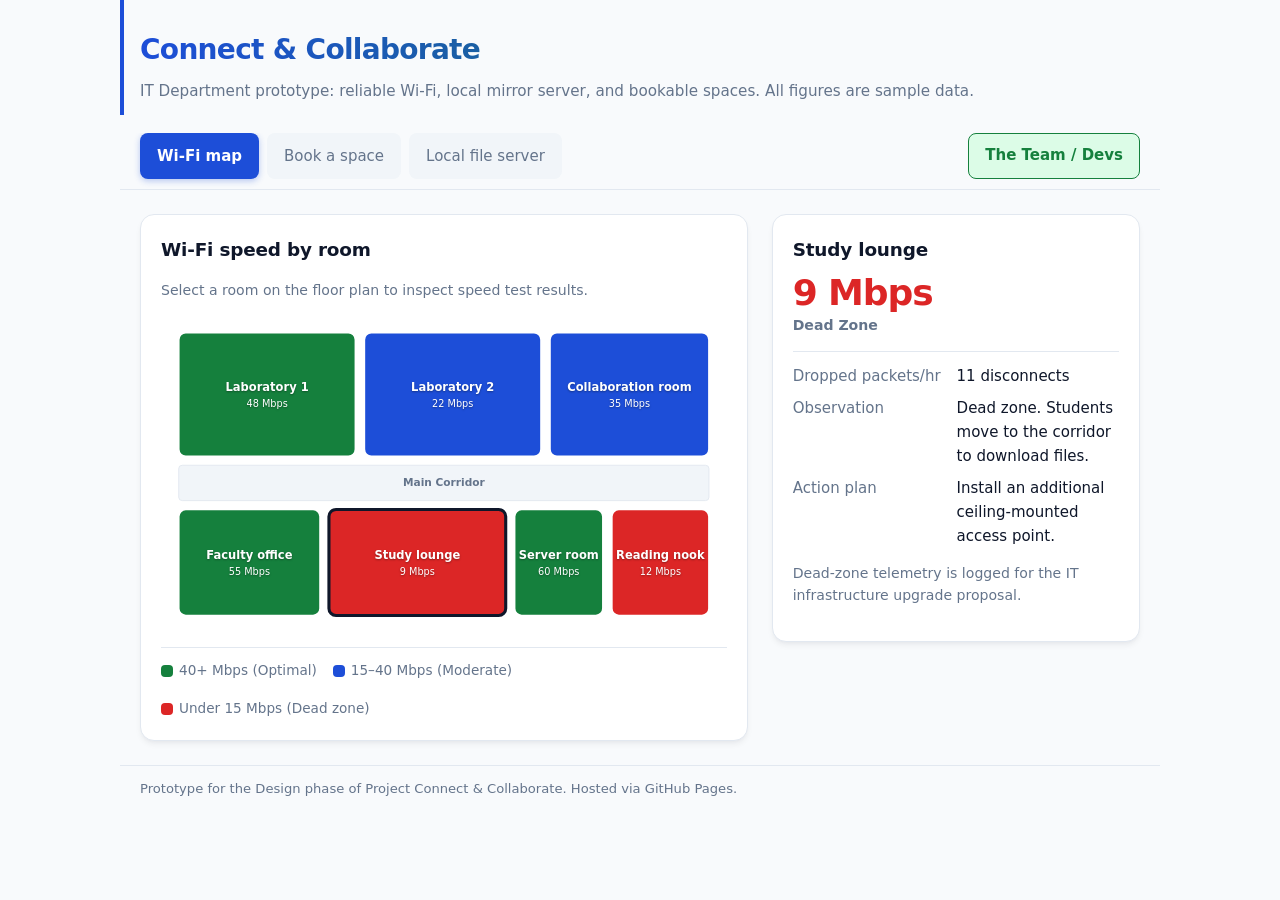
<file: index.html>
<!DOCTYPE html>
<html lang="en">
<head>
  <meta charset="utf-8">
  <meta name="viewport" content="width=device-width, initial-scale=1, viewport-fit=cover">
  <title>Connect &amp; Collaborate – IT Department Prototype</title>
  <link rel="stylesheet" href="css/style.css">
</head>
<body>
<header>
  <h1>Connect &amp; Collaborate</h1>
  <p>IT Department prototype: reliable Wi-Fi, local mirror server, and bookable spaces. All figures are sample data.</p>
</header>

<nav role="tablist" aria-label="Prototype sections">
  <button role="tab" id="t-wifi" aria-selected="true" aria-controls="p-wifi">Wi-Fi map</button>
  <button role="tab" id="t-book" aria-selected="false" aria-controls="p-book">Book a space</button>
  <button role="tab" id="t-files" aria-selected="false" aria-controls="p-files">Local file server</button>
  <a href="Devs.html" target="blank_" class="nav-link">The Team / Devs</a>
</nav>
</nav>

<main>
  <!-- TAB 1: WI-FI MAP -->
  <section id="p-wifi" role="tabpanel" aria-labelledby="t-wifi">
    <div class="grid">
      <div class="panel">
        <h2>Wi-Fi speed by room</h2>
        <p class="mute">Select a room on the floor plan to inspect speed test results.</p>
        <svg class="plan" id="plan" viewBox="0 0 640 360" role="img" aria-label="Floor plan of the IT Department coloured by Wi-Fi speed"></svg>
        <div class="legend">
          <span><i style="background:var(--green)"></i>40+ Mbps (Optimal)</span>
          <span><i style="background:var(--blue)"></i>15–40 Mbps (Moderate)</span>
          <span><i style="background:var(--red)"></i>Under 15 Mbps (Dead zone)</span>
        </div>
      </div>
      <div class="panel" id="roomInfo" aria-live="polite"></div>
    </div>
  </section>

  <!-- TAB 2: BOOK A SPACE -->
  <section id="p-book" role="tabpanel" aria-labelledby="t-book" hidden>
    <div class="grid">
      <div class="panel">
        <h2>Reserve a table or lab workstation</h2>
        <div class="chips" id="spaces" role="group" aria-label="Spaces"></div>
        <p class="mute" id="spaceNote"></p>
        <h2 style="margin-top:16px">Today's time slots</h2>
        <div class="slots" id="slots"></div>
        <label for="who">Student name or ID</label>
        <input type="text" id="who" placeholder="e.g. Juan Dela Cruz / 2024-00123">
        <p style="margin:14px 0 0"><button class="btn" id="bookBtn" disabled>Reserve selected slots</button></p>
        <div class="toast" id="bookMsg" hidden></div>
      </div>
      <div class="panel">
        <h2>My reservations</h2>
        <ul class="plain" id="mine"><li class="mute">No reservations yet. Pick a space and a time slot.</li></ul>
      </div>
    </div>
  </section>

  <!-- TAB 3: LOCAL FILE SERVER -->
  <section id="p-files" role="tabpanel" aria-labelledby="t-files" hidden>
    <div class="grid">
      <div class="panel">
        <h2>Department Mirror (<code>files/</code>)</h2>
        <p class="mute">Checks local repository folder first; automatically redirects to the official site if not cached locally.</p>
        <label for="q">Search 50 student &amp; developer packages</label>
        <input type="search" id="q" placeholder="Search IDEs, languages, databases, office tools, ISOs...">
        <div class="chips" id="cats" role="group" aria-label="Category"></div>
        <div class="file-scroll" id="fileList"></div>
      </div>
      <div class="panel" aria-live="polite">
        <h2>Local LAN vs. Internet Speed</h2>
        <p class="mute" id="dlName">Select any file from the list to test local availability and compare transfer speeds.</p>
        <div class="mute" style="margin-top:12px">Department LAN Mirror (90 MB/s)</div>
        <div class="bar"><span id="barLocal"></span></div>
        <div id="tLocal" class="mute"></div>

        <div class="mute" style="margin-top:14px">Campus Wi-Fi (1.5 MB/s)</div>
        <div class="bar net"><span id="barNet"></span></div>
        <div id="tNet" class="mute"></div>

        <div class="toast" id="saved" hidden></div>
      </div>
    </div>
  </section>
</main>

<footer>
  Prototype for the Design phase of Project Connect &amp; Collaborate. Hosted via GitHub Pages.
</footer>

<script>
// ---------- Navigation Tabs ----------
const tabs = [...document.querySelectorAll('[role=tab]')];
tabs.forEach(t => t.addEventListener('click', () => {
  tabs.forEach(x => {
    const on = x === t;
    x.setAttribute('aria-selected', on);
    document.getElementById(x.getAttribute('aria-controls')).hidden = !on;
  });
}));
const $ = id => document.getElementById(id);

// ---------- Wi-Fi Map (Green, Blue, Red Theme) ----------
const rooms = [
  {n:'Laboratory 1', x:20, y:20, w:200, h:140, mbps:48, drops:1, note:'Good coverage. Access point mounted on the ceiling near the front.'},
  {n:'Laboratory 2', x:230, y:20, w:200, h:140, mbps:22, drops:6, note:'Signal fades toward the back rows. Downloads often restart.'},
  {n:'Collaboration room', x:440, y:20, w:180, h:140, mbps:35, drops:3, note:'Usable, but slows when more than 15 students connect.'},
  {n:'Faculty office', x:20, y:220, w:160, h:120, mbps:55, drops:0, note:'Strongest signal. The main router is located here.'},
  {n:'Study lounge', x:190, y:220, w:200, h:120, mbps:9, drops:11, note:'Dead zone. Students move to the corridor to download files.'},
  {n:'Server room', x:400, y:220, w:100, h:120, mbps:60, drops:0, note:'Wired gigabit uplink. Home of the local mirror server.'},
  {n:'Reading nook', x:510, y:220, w:110, h:120, mbps:12, drops:8, note:'Dead zone behind two concrete walls.'}
];
const col = m => m >= 40 ? 'var(--green)' : m >= 15 ? 'var(--blue)' : 'var(--red)';
const plan = $('plan');
plan.innerHTML = `<rect x="20" y="170" width="600" height="40" rx="4" fill="var(--tint)" stroke="var(--line)"/><text x="320" y="194" text-anchor="middle" style="font-size:12px;fill:var(--mute);font-weight:600">Main Corridor</text>` +
rooms.map((r, i) => `<g>
  <rect class="room" tabindex="0" role="button" aria-label="${r.n}, ${r.mbps} Mbps" data-i="${i}" x="${r.x}" y="${r.y}" width="${r.w}" height="${r.h}" rx="8" fill="${col(r.mbps)}"/>
  <text class="lbl" x="${r.x + r.w / 2}" y="${r.y + r.h / 2 - 4}" text-anchor="middle">${r.n}</text>
  <text class="sub" x="${r.x + r.w / 2}" y="${r.y + r.h / 2 + 14}" text-anchor="middle">${r.mbps} Mbps</text>
</g>`).join('');

function showRoom(i) {
  const r = rooms[i];
  document.querySelectorAll('.room').forEach(e => e.classList.toggle('sel', e.dataset.i == i));
  const s = r.mbps >= 40 ? 'Optimal Coverage' : r.mbps >= 15 ? 'Moderate / Congested' : 'Dead Zone';
  const fix = r.mbps >= 40 ? 'No hardware changes needed.' : r.mbps >= 15 ? 'Reposition nearest access point or adjust 5GHz channel width.' : 'Install an additional ceiling-mounted access point.';
  $('roomInfo').innerHTML = `
    <h2>${r.n}</h2>
    <div class="big" style="color:${col(r.mbps)}">${r.mbps} Mbps</div>
    <div class="mute" style="font-weight:600">${s}</div>
    <dl>
      <dt>Dropped packets/hr</dt><dd>${r.drops} disconnects</dd>
      <dt>Observation</dt><dd>${r.note}</dd>
      <dt>Action plan</dt><dd>${fix}</dd>
    </dl>
    <p class="mute" style="margin-top:14px">Dead-zone telemetry is logged for the IT infrastructure upgrade proposal.</p>`;
}
plan.addEventListener('click', e => { const t = e.target.closest('.room'); if (t) showRoom(+t.dataset.i); });
plan.addEventListener('keydown', e => { if (e.key === 'Enter' || e.key === ' ') { const t = e.target.closest('.room'); if (t) { e.preventDefault(); showRoom(+t.dataset.i); } } });
showRoom(4);

// ---------- Space Booking ----------
const spaces = [
  {n:'Collaboration table A', cap:'Seats 6 • Dual HDMI Display', taken:[9,10,14]},
  {n:'Collaboration table B', cap:'Seats 6 • Whiteboard Wall', taken:[8,13,15,16]},
  {n:'Study lounge table', cap:'Seats 4 • Quiet Zone', taken:[11,12]},
  {n:'Lab 1, PC 07', cap:'Ryzen 7 / 32GB RAM Workstation', taken:[8,9,10,11,13]},
  {n:'Lab 2, PC 12', cap:'Linux / Docker Workstation', taken:[14,15]}
];
const hours = [8,9,10,11,12,13,14,15,16,17];
const fmt = h => `${h % 12 || 12}:00 ${h < 12 ? 'AM' : 'PM'}`;
let cur = 0, pick = new Set(), mine = [];

function drawSpaces() {
  $('spaces').innerHTML = spaces.map((s, i) => `<button class="chip" aria-pressed="${i === cur}" data-i="${i}">${s.n}</button>`).join('');
  $('spaceNote').textContent = spaces[cur].cap;
}
function drawSlots() {
  const s = spaces[cur];
  const bookedMine = mine.filter(m => m.space === cur).map(m => m.h);
  $('slots').innerHTML = hours.map(h => {
    const t = s.taken.includes(h) || bookedMine.includes(h);
    return `<button class="slot" data-h="${h}" ${t ? 'disabled' : ''} aria-pressed="${pick.has(h)}">${fmt(h)}</button>`;
  }).join('');
  $('bookBtn').disabled = !pick.size || !$('who').value.trim();
}
function drawMine() {
  $('mine').innerHTML = mine.length
    ? mine.map((m, i) => `<li><b>${spaces[m.space].n}</b><span class="mute">${fmt(m.h)} today • ${m.who}</span><br><button class="btn alt" data-c="${i}" style="margin-top:8px;padding:5px 10px;font-size:0.8rem">Cancel</button></li>`).join('')
    : '<li class="mute">No reservations yet. Pick a space and a time slot.</li>';
}
$('spaces').addEventListener('click', e => { const b = e.target.closest('.chip'); if (!b) return; cur = +b.dataset.i; pick.clear(); $('bookMsg').hidden = true; drawSpaces(); drawSlots(); });
$('slots').addEventListener('click', e => { const b = e.target.closest('.slot'); if (!b || b.disabled) return; const h = +b.dataset.h; pick.has(h) ? pick.delete(h) : pick.add(h); drawSlots(); });
$('who').addEventListener('input', drawSlots);
$('bookBtn').addEventListener('click', () => {
  const who = $('who').value.trim();
  [...pick].sort((a, b) => a - b).forEach(h => mine.push({space: cur, h, who}));
  $('bookMsg').hidden = false;
  $('bookMsg').textContent = `Reserved ${spaces[cur].n} for ${pick.size} slot${pick.size > 1 ? 's' : ''}. Show this confirmation at the IT desk.`;
  pick.clear(); drawSlots(); drawMine();
});
$('mine').addEventListener('click', e => { const b = e.target.closest('[data-c]'); if (!b) return; mine.splice(+b.dataset.c, 1); $('bookMsg').hidden = true; drawSlots(); drawMine(); });
drawSpaces(); drawSlots();

// ---------- 50 Student & IT Tools (Local files/ Check + Official Website Fallback) ----------
const files = [
  // IDEs & Editors (10)
  {n:'Visual Studio Code', c:'IDEs & Editors', mb:95, local:'files/VSCodeUserSetup-x64.exe', online:'https://code.visualstudio.com/download'},
  {n:'IntelliJ IDEA Community', c:'IDEs & Editors', mb:780, local:'files/ideaIC-2025.1.exe', online:'https://www.jetbrains.com/idea/download/'},
  {n:'PyCharm Community Edition', c:'IDEs & Editors', mb:540, local:'files/pycharm-community.exe', online:'https://www.jetbrains.com/pycharm/download/'},
  {n:'Android Studio', c:'IDEs & Editors', mb:1150, local:'files/android-studio-ide.exe', online:'https://developer.android.com/studio'},
  {n:'Eclipse IDE for Java', c:'IDEs & Editors', mb:340, local:'files/eclipse-java-win64.zip', online:'https://www.eclipse.org/downloads/'},
  {n:'Apache NetBeans', c:'IDEs & Editors', mb:460, local:'files/Apache-NetBeans-win-x64.exe', online:'https://netbeans.apache.org/front/main/download/'},
  {n:'Sublime Text 4', c:'IDEs & Editors', mb:22, local:'files/sublime_text_build_x64_setup.exe', online:'https://www.sublimetext.com/download'},
  {n:'Notepad++', c:'IDEs & Editors', mb:5, local:'files/npp.Installer.x64.exe', online:'https://notepad-plus-plus.org/downloads/'},
  {n:'Code::Blocks (with MinGW)', c:'IDEs & Editors', mb:145, local:'files/codeblocks-mingw-setup.exe', online:'https://www.codeblocks.org/downloads/binaries/'},
  {n:'Arduino IDE 2', c:'IDEs & Editors', mb:180, local:'files/arduino-ide_Win_64bit.exe', online:'https://www.arduino.cc/en/software'},

  // Languages & Runtimes (10)
  {n:'Python 3.12 (64-bit)', c:'Languages', mb:28, local:'files/python-3.12-amd64.exe', online:'https://www.python.org/downloads/'},
  {n:'Node.js LTS (v22)', c:'Languages', mb:32, local:'files/node-v22-x64.msi', online:'https://nodejs.org/en/download'},
  {n:'OpenJDK 21 (Eclipse Temurin)', c:'Languages', mb:195, local:'files/OpenJDK21U-jdk_x64_windows.msi', online:'https://adoptium.net/'},
  {n:'.NET 8.0 SDK', c:'Languages', mb:210, local:'files/dotnet-sdk-8.0-win-x64.exe', online:'https://dotnet.microsoft.com/en-us/download'},
  {n:'Go (Golang) Compiler', c:'Languages', mb:72, local:'files/go1.23.windows-amd64.msi', online:'https://go.dev/dl/'},
  {n:'Rust (rustup-init)', c:'Languages', mb:14, local:'files/rustup-init.exe', online:'https://www.rust-lang.org/tools/install'},
  {n:'MinGW-w64 (GCC / G++)', c:'Languages', mb:68, local:'files/mingw-w64-x86_64.zip', online:'https://www.mingw-w64.org/downloads/'},
  {n:'Anaconda Distribution', c:'Languages', mb:920, local:'files/Anaconda3-Windows-x86_64.exe', online:'https://www.anaconda.com/download'},
  {n:'R Statistical Computing', c:'Languages', mb:84, local:'files/R-4.4-win.exe', online:'https://cran.r-project.org/bin/windows/base/'},
  {n:'RStudio Desktop', c:'Languages', mb:225, local:'files/RStudio-2025.exe', online:'https://posit.co/download/rstudio-desktop/'},

  // Databases & Web Servers (10)
  {n:'XAMPP (Apache, MariaDB, PHP)', c:'Databases & Web', mb:155, local:'files/xampp-windows-x64.exe', online:'https://www.apachefriends.org/download.html'},
  {n:'Laragon Full', c:'Databases & Web', mb:170, local:'files/laragon-wamp.exe', online:'https://laragon.org/download/'},
  {n:'MySQL Community Server', c:'Databases & Web', mb:310, local:'files/mysql-installer-community.msi', online:'https://dev.mysql.com/downloads/installer/'},
  {n:'PostgreSQL 17', c:'Databases & Web', mb:365, local:'files/postgresql-17-windows-x64.exe', online:'https://www.postgresql.org/download/'},
  {n:'MongoDB Community Server', c:'Databases & Web', mb:510, local:'files/mongodb-windows-x86_64.msi', online:'https://www.mongodb.com/try/download/community'},
  {n:'MongoDB Compass GUI', c:'Databases & Web', mb:135, local:'files/mongodb-compass-win32-x64.exe', online:'https://www.mongodb.com/try/download/compass'},
  {n:'DBeaver Community', c:'Databases & Web', mb:115, local:'files/dbeaver-ce-latest-x86_64-setup.exe', online:'https://dbeaver.io/download/'},
  {n:'Postman API Client', c:'Databases & Web', mb:160, local:'files/Postman-win64-Setup.exe', online:'https://www.postman.com/downloads/'},
  {n:'Docker Desktop', c:'Databases & Web', mb:580, local:'files/Docker-Desktop-Installer.exe', online:'https://www.docker.com/products/docker-desktop/'},
  {n:'SQLite Studio', c:'Databases & Web', mb:38, local:'files/sqlitestudio-3.4.zip', online:'https://sqlitestudio.pl/'},

  // Networking, Git & Virtualization (10)
  {n:'Git for Windows', c:'DevOps & Network', mb:64, local:'files/Git-64-bit.exe', online:'https://git-scm.com/downloads'},
  {n:'GitHub Desktop', c:'DevOps & Network', mb:125, local:'files/GitHubDesktopSetup-x64.exe', online:'https://desktop.github.com/'},
  {n:'Wireshark Packet Analyzer', c:'DevOps & Network', mb:82, local:'files/Wireshark-win64.exe', online:'https://www.wireshark.org/download.html'},
  {n:'Cisco Packet Tracer', c:'DevOps & Network', mb:320, local:'files/CiscoPacketTracer_822_Windows_64bit.exe', online:'https://www.netacad.com/resources/lab-downloads'},
  {n:'PuTTY SSH & Telnet Client', c:'DevOps & Network', mb:4, local:'files/putty-64bit-installer.msi', online:'https://www.putty.org/'},
  {n:'FileZilla FTP Client', c:'DevOps & Network', mb:12, local:'files/FileZilla_win64-setup.exe', online:'https://filezilla-project.org/download.php?type=client'},
  {n:'Oracle VM VirtualBox', c:'DevOps & Network', mb:108, local:'files/VirtualBox-Win.exe', online:'https://www.virtualbox.org/wiki/Downloads'},
  {n:'Ubuntu 24.04.2 LTS ISO', c:'DevOps & Network', mb:5800, local:'files/ubuntu-24.04.2-desktop-amd64.iso', online:'https://ubuntu.com/download/desktop'},
  {n:'Kali Linux Installer ISO', c:'DevOps & Network', mb:4100, local:'files/kali-linux-installer-amd64.iso', online:'https://www.kali.org/get-kali/'},
  {n:'Rufus Bootable USB Tool', c:'DevOps & Network', mb:2, local:'files/rufus-4.6.exe', online:'https://rufus.ie/en/'},

  // Productivity, Design & Study Tools (10)
  {n:'LibreOffice Suite', c:'Productivity & Design', mb:345, local:'files/LibreOffice_Win_x86-64.msi', online:'https://www.libreoffice.org/download/download-libreoffice/'},
  {n:'7-Zip File Archiver', c:'Productivity & Design', mb:2, local:'files/7z2409-x64.exe', online:'https://www.7-zip.org/download.html'},
  {n:'VLC Media Player', c:'Productivity & Design', mb:42, local:'files/vlc-win64.exe', online:'https://www.videolan.org/vlc/'},
  {n:'OBS Studio', c:'Productivity & Design', mb:130, local:'files/OBS-Studio-Windows-Installer.exe', online:'https://obsproject.com/download'},
  {n:'Blender 3D Creation Suite', c:'Productivity & Design', mb:330, local:'files/blender-windows-x64.msi', online:'https://www.blender.org/download/'},
  {n:'GIMP Image Editor', c:'Productivity & Design', mb:295, local:'files/gimp-setup.exe', online:'https://www.gimp.org/downloads/'},
  {n:'Figma Desktop App', c:'Productivity & Design', mb:110, local:'files/FigmaSetup.exe', online:'https://www.figma.com/downloads/'},
  {n:'Obsidian Markdown Notes', c:'Productivity & Design', mb:75, local:'files/Obsidian.exe', online:'https://obsidian.md/download'},
  {n:'Zotero Reference Manager', c:'Productivity & Design', mb:62, local:'files/Zotero_win-x64_setup.exe', online:'https://www.zotero.org/download/'},
  {n:'draw.io (diagrams.net) Desktop', c:'Productivity & Design', mb:98, local:'files/draw.io-windows-installer.exe', online:'https://github.com/jgraph/drawio-desktop/releases'}
];

const cats = ['All', 'IDEs & Editors', 'Languages', 'Databases & Web', 'DevOps & Network', 'Productivity & Design'];
let cat = 'All';
const netSpeed = 1.5, lanSpeed = 90; // MB/s
const dur = s => s < 60 ? Math.max(1, Math.round(s)) + ' sec' : Math.round(s / 60) + ' min';

function drawFiles() {
  $('cats').innerHTML = cats.map(c => `<button class="chip" aria-pressed="${c === cat}" data-c="${c}">${c}</button>`).join('');
  const q = $('q').value.toLowerCase();
  const list = files.filter(f => (cat === 'All' || f.c === cat) && (f.n.toLowerCase().includes(q) || f.c.toLowerCase().includes(q)));
  $('fileList').innerHTML = list.length
    ? list.map(f => `
      <div class="file">
        <div>
          <b>${f.n}</b>
          <span class="badge">${f.c}</span>
          <span class="mute">${f.mb >= 1000 ? (f.mb / 1000).toFixed(1) + ' GB' : f.mb + ' MB'} • <code>${f.local}</code></span>
        </div>
        <button class="btn" data-n="${f.n}">Download</button>
      </div>`).join('')
    : '<p class="mute">No packages match your search. Try another keyword or category.</p>';
}

$('cats').addEventListener('click', e => { const b = e.target.closest('.chip'); if (!b) return; cat = b.dataset.c; drawFiles(); });
$('q').addEventListener('input', drawFiles);

let timer;
$('fileList').addEventListener('click', async e => {
  const b = e.target.closest('[data-n]');
  if (!b) return;
  const f = files.find(x => x.n === b.dataset.n);
  const tl = f.mb / lanSpeed, tn = f.mb / netSpeed;

  $('dlName').textContent = `${f.n} (${f.mb >= 1000 ? (f.mb / 1000).toFixed(1) + ' GB' : f.mb + ' MB'})`;
  $('tLocal').textContent = 'Estimated LAN time: ~' + dur(tl);
  $('tNet').textContent = 'Estimated Wi-Fi time: ~' + dur(tn);
  $('saved').hidden = true;
  $('saved').className = 'toast';
  clearInterval(timer);

  let p = 0;
  $('barLocal').style.width = '0';
  $('barNet').style.width = '0';

  // Verify if the file actually exists inside files/ on GitHub Pages / local server
  let localExists = false;
  try {
    const res = await fetch(f.local, { method: 'HEAD', cache: 'no-store' });
    // Ensure HTTP 200 OK and make sure GitHub Pages didn't return an HTML 404 page
    const contentType = res.headers.get('content-type') || '';
    localExists = res.ok && !contentType.includes('text/html');
  } catch (err) {
    localExists = false;
  }

  timer = setInterval(() => {
    p += 4;
    $('barLocal').style.width = Math.min(100, p) + '%';
    $('barNet').style.width = Math.min(100, p * tl / tn) + '%';

    if (p >= 100) {
      clearInterval(timer);
      $('saved').hidden = false;

      if (localExists) {
        $('saved').textContent = `Found in ${f.local}! Starting local download (${Math.round(tn / tl)}x faster than Wi-Fi).`;
        const a = document.createElement('a');
        a.href = f.local;
        a.setAttribute('download', '');
        document.body.appendChild(a);
        a.click();
        document.body.removeChild(a);
      } else {
        $('saved').classList.add('fallback');
        $('saved').innerHTML = `Not cached in <code>${f.local}</code>. Redirecting to official download page: <a href="${f.online}" target="_blank" rel="noopener noreferrer" style="color:inherit;font-weight:700">${f.online}</a>`;
        setTimeout(() => {
          window.open(f.online, '_blank', 'noopener,noreferrer');
        }, 1200);
      }
    }
  }, 25);
});

drawFiles();
</script>
</body>
</html>
</file>
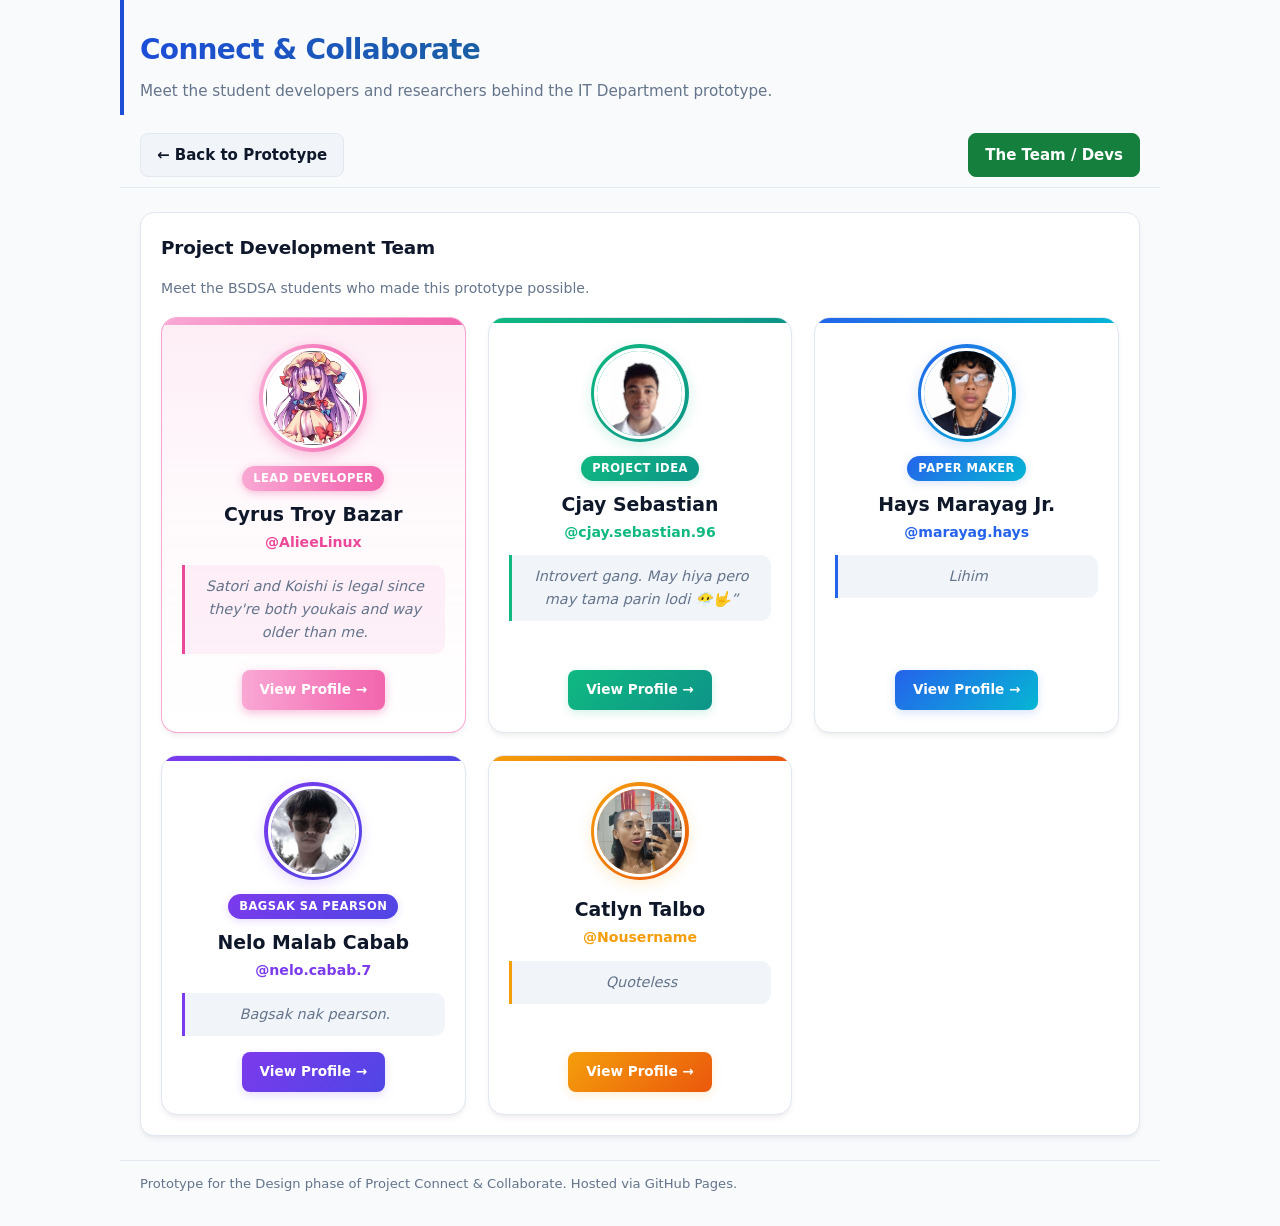
<file: Devs.html>
<!DOCTYPE html>
<html lang="en">
<head>
  <meta charset="utf-8">
  <meta name="viewport" content="width=device-width, initial-scale=1, viewport-fit=cover">
  <title>The Team – Connect &amp; Collaborate</title>
  <link rel="stylesheet" href="css/style.css">
</head>
<body>
<header>
  <h1>Connect &amp; Collaborate</h1>
  <p>Meet the student developers and researchers behind the IT Department prototype.</p>
</header>

<nav aria-label="Page navigation">
  <a href="index.html" class="nav-link" style="margin-left:0;background:var(--tint);color:var(--ink);border-color:var(--line)">&larr; Back to Prototype</a>
  <a href="Devs.html" class="nav-link active">The Team / Devs</a>
</nav>

<main>
  <div class="panel">
    <h2>Project Development Team</h2>
    <p class="mute">Meet the BSDSA students who made this prototype possible.</p>
    <div class="team-grid" id="teamGrid"></div>
  </div>
</main>

<footer>
  Prototype for the Design phase of Project Connect &amp; Collaborate. Hosted via GitHub Pages.
</footer>

<script>
// Available theme classes: "dev-theme-1" up to "dev-theme-8"
const teamMembers = [
  {
    theme: "dev-theme-1",
    badge: "Lead Developer",
    name: "Cyrus Troy Bazar",
    username: "@AlieeLinux",
    pfp: "pfp/patchy.jpg",
    link: "https://github.com/AlieeLinux",
    quote: "Satori and Koishi is legal since they're both youkais and way older than me."
  },
  {
    theme: "dev-theme-2",
    badge: "Project Idea",
    name: "Cjay Sebastian",
    username: "@cjay.sebastian.96",
    pfp: "pfp/Cjay.jpg",
    link: "https://www.facebook.com/cjay.sebastian.96",
    quote: "Introvert gang. May hiya pero may tama parin lodi 😶‍🌫️🤟”"
  },
  {
    theme: "dev-theme-3",
    badge: "Paper Maker",
    name: "Hays Marayag Jr.",
    username: "@marayag.hays",
    pfp: "pfp/Hays.png",
    link: "https://www.facebook.com/marayag.hays",
    quote: "Lihim"
  },
  {
    theme: "dev-theme-4",
    badge: "Bagsak sa pearson",
    name: "Nelo Malab Cabab",
    username: "@nelo.cabab.7",
    pfp: "pfp/Nelo.png",
    link: "https://www.facebook.com/nelo.cabab.7",
    quote: "Bagsak nak pearson."
  },
  {
    theme: "dev-theme-5",
    badge: "",
    name: "Catlyn Talbo",
    username: "@Nousername",
    pfp: "pfp/Talbo.png",
    link: "https://www.facebook.com/profile.php?id=61592907623986",
    quote: "Quoteless"
  }
];

document.getElementById("teamGrid").innerHTML = teamMembers.map((dev, index) => {
  const themeClass = dev.theme || `dev-theme-${(index % 8) + 1}`;
  const badgeHtml = dev.badge ? `<span class="dev-role-badge">${dev.badge}</span>` : "";
  return `
    <article class="dev-card ${themeClass}" style="transition-delay: ${(index % 3) * 90}ms">
      <div class="pfp-wrap">
        <img class="pfp" src="${dev.pfp}" alt="${dev.name} profile picture" loading="lazy">
      </div>
      ${badgeHtml}
      <h3 class="dev-name">${dev.name}</h3>
      <div class="dev-handle">${dev.username}</div>
      <blockquote class="dev-quote">${dev.quote}</blockquote>
      <a class="dev-link" href="${dev.link}" target="_blank" rel="noopener noreferrer">View Profile &rarr;</a>
    </article>
  `;
}).join("");

// This is the missing part that reveals the cards on scroll
const observer = new IntersectionObserver((entries, obs) => {
  entries.forEach(entry => {
    if (entry.isIntersecting) {
      entry.target.classList.add("is-visible");
      setTimeout(() => {
        entry.target.style.transitionDelay = "0ms";
      }, 650);
      obs.unobserve(entry.target);
    }
  });
}, { threshold: 0.1 });

document.querySelectorAll(".dev-card").forEach(card => observer.observe(card));
</script>

</body>
</html>
</file>
<file: css/style.css>
:root {
  /* Core Palette: Red, Green, Blue focus */
  --blue: #1d4ed8;
  --blue-hover: #1e40af;
  --blue-soft: #dbeafe;
  --green: #15803d;
  --green-soft: #dcfce7;
  --red: #dc2626;
  --red-soft: #fee2e2;

  /* Neutral Surfaces */
  --bg: #f8fafc;
  --surface: #ffffff;
  --ink: #0f172a;
  --mute: #64748b;
  --line: #e2e8f0;
  --tint: #f1f5f9;
  --shadow: 0 4px 6px -1px rgba(15, 23, 42, 0.06), 0 2px 4px -2px rgba(15, 23, 42, 0.04);

  color-scheme: light;
  box-sizing: border-box;
  padding-top: env(safe-area-inset-top, 0px);
  padding-bottom: env(safe-area-inset-bottom, 0px);
}

@media (prefers-color-scheme: dark) {
  :root:not([data-theme="light"]) {
    --blue: #3b82f6;
    --blue-hover: #60a5fa;
    --blue-soft: #1e3a8a;
    --green: #22c55e;
    --green-soft: #14532d;
    --red: #ef4444;
    --red-soft: #7f1d1d;

    --bg: #0b1120;
    --surface: #1e293b;
    --ink: #f8fafc;
    --mute: #94a3b8;
    --line: #334155;
    --tint: #0f172a;
    --shadow: 0 4px 12px rgba(0, 0, 0, 0.35);
    color-scheme: dark;
  }
}

*, *::before, *::after {
  box-sizing: inherit;
}

html {
  scroll-padding-top: env(safe-area-inset-top, 0px);
}

body {
  margin: 0;
  background: var(--bg);
  color: var(--ink);
  font: 15px/1.6 system-ui, -apple-system, "Segoe UI", Roboto, Helvetica, Arial, sans-serif;
  -webkit-font-smoothing: antialiased;
}

/* Header & Navigation */
header {
  padding: 28px 20px 12px;
  max-width: 1040px;
  margin: auto;
  border-left: 4px solid var(--blue);
  padding-left: 16px;
}

h1 {
  font-size: 1.75rem;
  font-weight: 800;
  margin: 0;
  letter-spacing: -0.025em;
  background: linear-gradient(90deg, var(--blue), var(--green));
  -webkit-background-clip: text;
  -webkit-text-fill-color: transparent;
}

header p {
  margin: 6px 0 0;
  color: var(--mute);
  font-size: 0.95rem;
}

nav {
  display: flex;
  gap: 8px;
  max-width: 1040px;
  margin: 18px auto 0;
  padding: 0 20px 10px;
  overflow-x: auto;
  border-bottom: 1px solid var(--line);
}

nav button {
  background: var(--tint);
  border: 1px solid transparent;
  border-radius: 8px;
  padding: 10px 16px;
  font: inherit;
  font-weight: 500;
  color: var(--mute);
  cursor: pointer;
  white-space: nowrap;
  transition: all 0.18s ease;
}

nav button:hover {
  color: var(--ink);
  border-color: var(--line);
}

nav button[aria-selected="true"] {
  background: var(--blue);
  color: #ffffff;
  font-weight: 600;
  box-shadow: 0 2px 6px rgba(29, 78, 216, 0.3);
}

button:focus-visible,
select:focus-visible,
input:focus-visible {
  outline: 3px solid var(--blue);
  outline-offset: 2px;
}

/* Layout & Panels */
main {
  max-width: 1040px;
  margin: auto;
  padding: 24px 20px;
}

section[hidden] {
  display: none;
}

.grid {
  display: grid;
  grid-template-columns: minmax(0, 1.65fr) minmax(0, 1fr);
  gap: 24px;
  align-items: start;
}

@media (max-width: 780px) {
  .grid {
    grid-template-columns: 1fr;
  }
}

.panel {
  background: var(--surface);
  border: 1px solid var(--line);
  border-radius: 14px;
  padding: 20px;
  box-shadow: var(--shadow);
}

h2 {
  font-size: 1.15rem;
  font-weight: 700;
  margin: 0 0 8px;
  letter-spacing: -0.01em;
}

.mute {
  color: var(--mute);
  font-size: 0.88rem;
}

/* Wi-Fi Map & Legend */
.legend {
  display: flex;
  gap: 16px;
  flex-wrap: wrap;
  margin: 14px 0 0;
  padding-top: 12px;
  border-top: 1px solid var(--line);
  font-size: 0.85rem;
  color: var(--mute);
}

.legend i {
  display: inline-block;
  width: 12px;
  height: 12px;
  border-radius: 4px;
  margin-right: 6px;
  vertical-align: -2px;
}

svg.plan {
  width: 100%;
  height: auto;
  display: block;
  margin-top: 12px;
}

.room {
  cursor: pointer;
  stroke: var(--surface);
  stroke-width: 2;
  transition: transform 0.15s ease, opacity 0.15s ease;
}

.room:hover {
  opacity: 0.88;
}

.room.sel {
  stroke: var(--ink);
  stroke-width: 3.5;
}

.lbl {
  font-size: 13px;
  fill: #ffffff;
  pointer-events: none;
  font-weight: 700;
  text-shadow: 0 1px 2px rgba(0, 0, 0, 0.35);
}

.sub {
  font-size: 11px;
  fill: #ffffff;
  pointer-events: none;
  font-weight: 500;
  text-shadow: 0 1px 2px rgba(0, 0, 0, 0.35);
}

.big {
  font-size: 2.25rem;
  font-weight: 800;
  letter-spacing: -0.03em;
  line-height: 1.1;
  margin: 6px 0 2px;
}

dl {
  display: grid;
  grid-template-columns: auto 1fr;
  gap: 8px 16px;
  margin: 14px 0 0;
  padding-top: 12px;
  border-top: 1px solid var(--line);
}

dt {
  color: var(--mute);
  font-weight: 500;
}

dd {
  margin: 0;
}

/* Controls & Buttons */
.btn {
  background: var(--blue);
  color: #ffffff;
  border: 0;
  border-radius: 8px;
  padding: 9px 16px;
  font: inherit;
  font-size: 0.9rem;
  font-weight: 600;
  cursor: pointer;
  transition: background 0.15s ease, transform 0.1s ease;
  white-space: nowrap;
}

.btn:hover:not(:disabled) {
  background: var(--blue-hover);
}

.btn:active:not(:disabled) {
  transform: scale(0.98);
}

.btn:disabled {
  opacity: 0.45;
  cursor: not-allowed;
}

.btn.alt {
  background: var(--red-soft);
  color: var(--red);
}

.btn.alt:hover {
  background: var(--red);
  color: #ffffff;
}

.chips {
  display: flex;
  flex-wrap: wrap;
  gap: 8px;
  margin: 10px 0 14px;
}

.chip {
  border: 1px solid var(--line);
  background: var(--tint);
  color: var(--ink);
  border-radius: 999px;
  padding: 6px 14px;
  font: inherit;
  font-size: 0.85rem;
  font-weight: 500;
  cursor: pointer;
  transition: all 0.15s ease;
}

.chip:hover {
  border-color: var(--blue);
}

.chip[aria-pressed="true"] {
  background: var(--blue);
  color: #ffffff;
  border-color: var(--blue);
}

/* Time Slots */
.slots {
  display: grid;
  grid-template-columns: repeat(auto-fill, minmax(96px, 1fr));
  gap: 8px;
  margin: 12px 0;
}

.slot {
  padding: 10px 6px;
  border-radius: 8px;
  border: 1px solid var(--line);
  background: var(--surface);
  color: var(--ink);
  font: inherit;
  font-size: 0.88rem;
  font-weight: 500;
  cursor: pointer;
  transition: all 0.15s ease;
}

.slot:hover:not([disabled]) {
  border-color: var(--green);
}

.slot[disabled] {
  background: var(--red-soft);
  border-color: transparent;
  color: var(--red);
  text-decoration: line-through;
  cursor: not-allowed;
  opacity: 0.75;
}

.slot[aria-pressed="true"] {
  background: var(--green);
  color: #ffffff;
  border-color: var(--green);
  font-weight: 600;
}

/* Form Inputs */
input[type="text"],
input[type="search"],
select {
  width: 100%;
  padding: 10px 12px;
  border-radius: 8px;
  border: 1px solid var(--line);
  background: var(--tint);
  color: var(--ink);
  font: inherit;
  transition: border-color 0.15s ease, background 0.15s ease;
}

input[type="text"]:focus,
input[type="search"]:focus {
  background: var(--surface);
  border-color: var(--blue);
}

label {
  display: block;
  font-size: 0.88rem;
  font-weight: 600;
  margin: 12px 0 6px;
  color: var(--ink);
}

/* File Server List & Progress Bars */
.file-scroll {
  max-height: 540px;
  overflow-y: auto;
  padding-right: 4px;
}

.file {
  display: flex;
  justify-content: space-between;
  align-items: center;
  gap: 12px;
  padding: 12px 10px;
  border-top: 1px solid var(--line);
  border-radius: 8px;
  transition: background 0.15s ease;
}

.file:hover {
  background: var(--tint);
}

.file:first-child {
  border-top: 0;
}

.file b {
  display: block;
  font-size: 0.95rem;
}

.badge {
  display: inline-block;
  font-size: 0.72rem;
  font-weight: 600;
  padding: 2px 7px;
  border-radius: 4px;
  background: var(--blue-soft);
  color: var(--blue);
  margin-right: 6px;
}

.bar {
  height: 12px;
  background: var(--tint);
  border: 1px solid var(--line);
  border-radius: 999px;
  overflow: hidden;
  margin: 6px 0;
}

.bar span {
  display: block;
  height: 100%;
  width: 0;
  background: var(--green);
  transition: width 0.08s linear;
}

.bar.net span {
  background: var(--red);
}

.toast {
  margin-top: 14px;
  padding: 12px 14px;
  border-radius: 10px;
  font-size: 0.9rem;
  font-weight: 500;
  background: var(--green-soft);
  color: var(--green);
  border: 1px solid var(--green);
}

.toast.fallback {
  background: var(--blue-soft);
  color: var(--blue);
  border-color: var(--blue);
}

ul.plain {
  list-style: none;
  padding: 0;
  margin: 8px 0 0;
}

ul.plain li {
  padding: 10px 0;
  border-top: 1px solid var(--line);
}

ul.plain li:first-child {
  border-top: 0;
}

footer {
  max-width: 1040px;
  margin: auto;
  padding: 12px 20px 32px;
  color: var(--mute);
  font-size: 0.82rem;
  border-top: 1px solid var(--line);
}

/* Append this to the bottom of css/style.css */

.nav-link {
  margin-left: auto;
  text-decoration: none;
  background: var(--green-soft);
  color: var(--green);
  border: 1px solid var(--green);
  border-radius: 8px;
  padding: 9px 16px;
  font-weight: 600;
  white-space: nowrap;
  transition: all 0.18s ease;
}

.nav-link:hover,
.nav-link.active {
  background: var(--green);
  color: #ffffff;
}

/* Devs / Team Grid & Scroll Reveal Animations */
/* Devs / Team Grid & Scroll Reveal Animations */
.team-grid {
  display: grid;
  grid-template-columns: repeat(auto-fill, minmax(280px, 1fr));
  gap: 22px;
  margin-top: 18px;
}

.dev-card {
  --c-primary: var(--blue);
  --c-secondary: var(--green);
  --c-gradient: linear-gradient(135deg, var(--c-primary), var(--c-secondary));
  --c-glow: rgba(29, 78, 216, 0.12);

  background: var(--surface);
  border: 1px solid var(--line);
  border-radius: 16px;
  padding: 26px 20px 22px;
  box-shadow: var(--shadow);
  display: flex;
  flex-direction: column;
  align-items: center;
  text-align: center;
  position: relative;
  overflow: hidden;

  /* Scroll-reveal initial state */
  opacity: 0;
  transform: translateY(28px) scale(0.97);
  transition:
    opacity 0.55s cubic-bezier(0.22, 1, 0.36, 1),
    transform 0.55s cubic-bezier(0.22, 1, 0.36, 1),
    border-color 0.2s ease,
    box-shadow 0.2s ease;
}

/* Triggered when card scrolls into view */
.dev-card.is-visible {
  opacity: 1;
  transform: translateY(0) scale(1);
}

.dev-card.is-visible:hover {
  transform: translateY(-5px) scale(1.01);
  border-color: var(--c-primary);
  box-shadow: 0 14px 28px -6px var(--c-glow);
}

.dev-card::before {
  content: "";
  position: absolute;
  top: 0;
  left: 0;
  right: 0;
  height: 5px;
  background: var(--c-gradient);
}

.pfp-wrap {
  width: 98px;
  height: 98px;
  border-radius: 50%;
  padding: 3.5px;
  background: var(--c-gradient);
  margin-bottom: 14px;
  box-shadow: 0 4px 14px var(--c-glow);
}

.pfp {
  width: 100%;
  height: 100%;
  border-radius: 50%;
  object-fit: cover;
  display: block;
  background: var(--tint);
  border: 3px solid var(--surface);
}

.dev-role-badge {
  font-size: 0.72rem;
  font-weight: 700;
  letter-spacing: 0.04em;
  text-transform: uppercase;
  padding: 3px 11px;
  border-radius: 999px;
  background: var(--c-gradient);
  color: #ffffff;
  margin-bottom: 8px;
  box-shadow: 0 2px 8px var(--c-glow);
}

.dev-name {
  font-size: 1.18rem;
  font-weight: 800;
  margin: 0;
  color: var(--ink);
}

.dev-handle {
  font-size: 0.88rem;
  font-weight: 700;
  color: var(--c-primary);
  margin: 2px 0 12px;
}

.dev-quote {
  font-style: italic;
  font-size: 0.9rem;
  color: var(--mute);
  background: var(--tint);
  border-left: 3.5px solid var(--c-primary);
  padding: 10px 12px;
  border-radius: 0 10px 10px 0;
  margin: 0 0 16px;
  width: 100%;
}

.dev-link {
  margin-top: auto;
  display: inline-block;
  text-decoration: none;
  background: var(--c-gradient);
  color: #ffffff;
  font-size: 0.85rem;
  font-weight: 700;
  padding: 9px 18px;
  border-radius: 8px;
  box-shadow: 0 3px 10px var(--c-glow);
  transition: opacity 0.15s ease, transform 0.15s ease;
}

.dev-link:hover {
  opacity: 0.92;
  transform: scale(1.03);
}

/* =========================================================
   8 UNIQUE MEMBER COLOR CLASSES (dev-theme-1 to dev-theme-8)
   ========================================================= */

@keyframes pinkPulse {
  0%, 100% { background-position: 0% 50%; }
  50% { background-position: 100% 50%; }
}

/* 1: Lead Developer — Mostly Pink (80%) + Subtle Crimson Red Accent (20%) */
/* Smooth continuous scrolling pink-to-red gradient */
@keyframes pinkFlow {
  0% { background-position: 0% 50%; }
  50% { background-position: 100% 50%; }
  100% { background-position: 0% 50%; }
}

/* 1: Lead Developer — Continuously Flowing Pink + Red Accent */
.dev-theme-1 {
  --c-primary: #ec4899;
  --c-secondary: #e11d48;
  /* Loops smoothly: soft pink -> vibrant pink -> crimson accent -> back to soft pink */
  --c-gradient: linear-gradient(
    90deg,
    #f9a8d4 0%,
    #f472b6 25%,
    #ec4899 55%,
    #e11d48 75%,
    #ec4899 90%,
    #f9a8d4 100%
  );
  --c-glow: rgba(236, 72, 153, 0.35);
  border-color: rgba(244, 114, 182, 0.6);
  background: linear-gradient(180deg, rgba(244, 114, 182, 0.12) 0%, rgba(236, 72, 153, 0.03) 45%, var(--surface) 100%);
}

/* Animate the top bar, pfp ring, role badge, and profile button */
.dev-theme-1::before,
.dev-theme-1 .pfp-wrap,
.dev-theme-1 .dev-role-badge,
.dev-theme-1 .dev-link {
  background-image: var(--c-gradient);
  background-size: 300% 300%;
  animation: pinkFlow 3.5s linear infinite;
}

.dev-theme-1::before {
  height: 7px;
}

.dev-theme-1 .pfp-wrap {
  width: 108px;
  height: 108px;
  padding: 4px;
}

.dev-theme-1 .dev-quote {
  background: rgba(244, 114, 182, 0.09);
  border-left-color: #ec4899;
}
/* 2: Emerald Green + Teal */
.dev-theme-2 {
  --c-primary: #10b981;
  --c-secondary: #0d9488;
  --c-glow: rgba(16, 185, 129, 0.18);
}

/* 3: Royal Blue + Cyan */
.dev-theme-3 {
  --c-primary: #2563eb;
  --c-secondary: #06b6d4;
  --c-glow: rgba(37, 99, 235, 0.18);
}

/* 4: Violet + Indigo */
.dev-theme-4 {
  --c-primary: #7c3aed;
  --c-secondary: #4f46e5;
  --c-glow: rgba(124, 58, 237, 0.18);
}

/* 5: Amber + Orange */
.dev-theme-5 {
  --c-primary: #f59e0b;
  --c-secondary: #ea580c;
  --c-glow: rgba(245, 158, 11, 0.18);
}

/* 6: Lime + Forest Green */
.dev-theme-6 {
  --c-primary: #65a30d;
  --c-secondary: #15803d;
  --c-glow: rgba(101, 163, 13, 0.18);
}

/* 7: Sky Blue + Sapphire */
.dev-theme-7 {
  --c-primary: #0284c7;
  --c-secondary: #1d4ed8;
  --c-glow: rgba(2, 132, 199, 0.18);
}

/* 8: Coral Red + Warm Rose */
.dev-theme-8 {
  --c-primary: #e11d48;
  --c-secondary: #f97316;
  --c-glow: rgba(225, 29, 72, 0.18);
}

/* Respect OS reduced-motion preference */
@media (prefers-reduced-motion: reduce) {
  .dev-card {
    opacity: 1;
    transform: none;
    transition: none;
  }
  .dev-theme-1::before,
  .dev-theme-1 .pfp-wrap {
    animation: none;
  }
}
</file>
